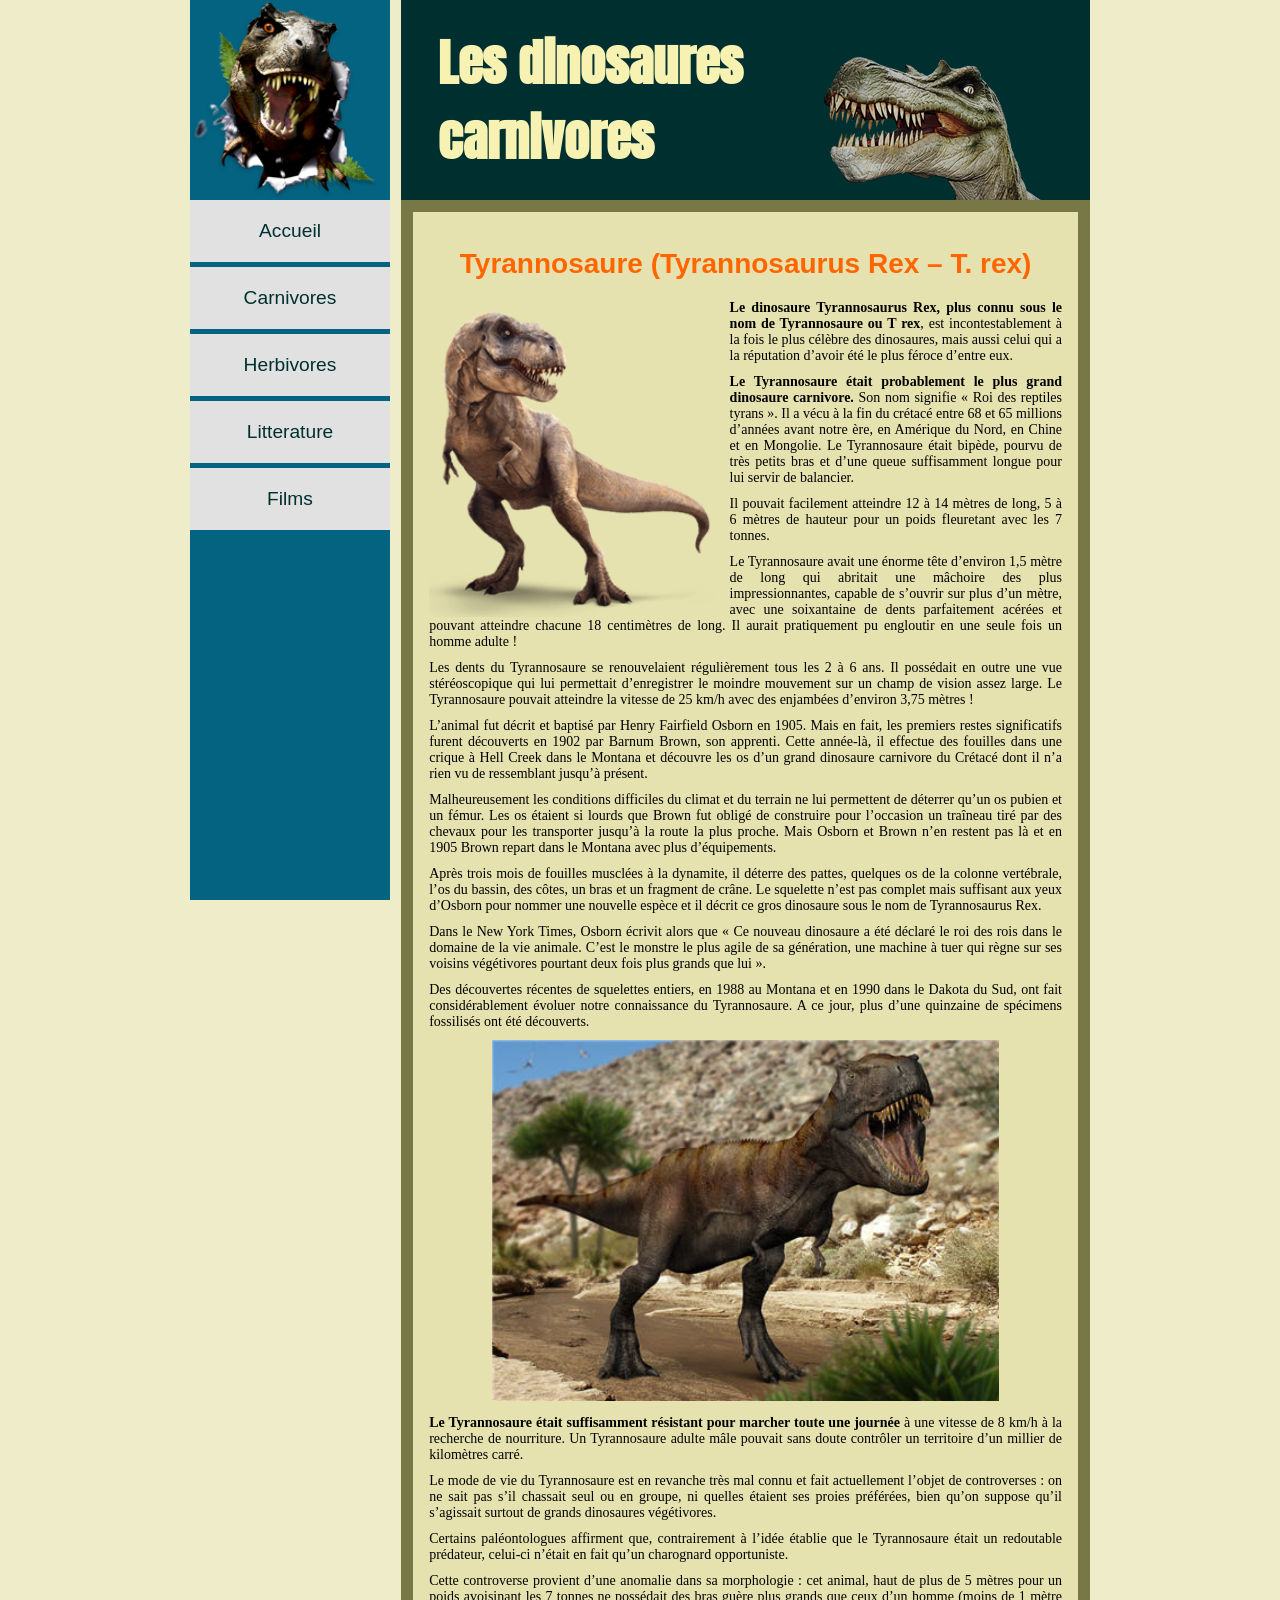
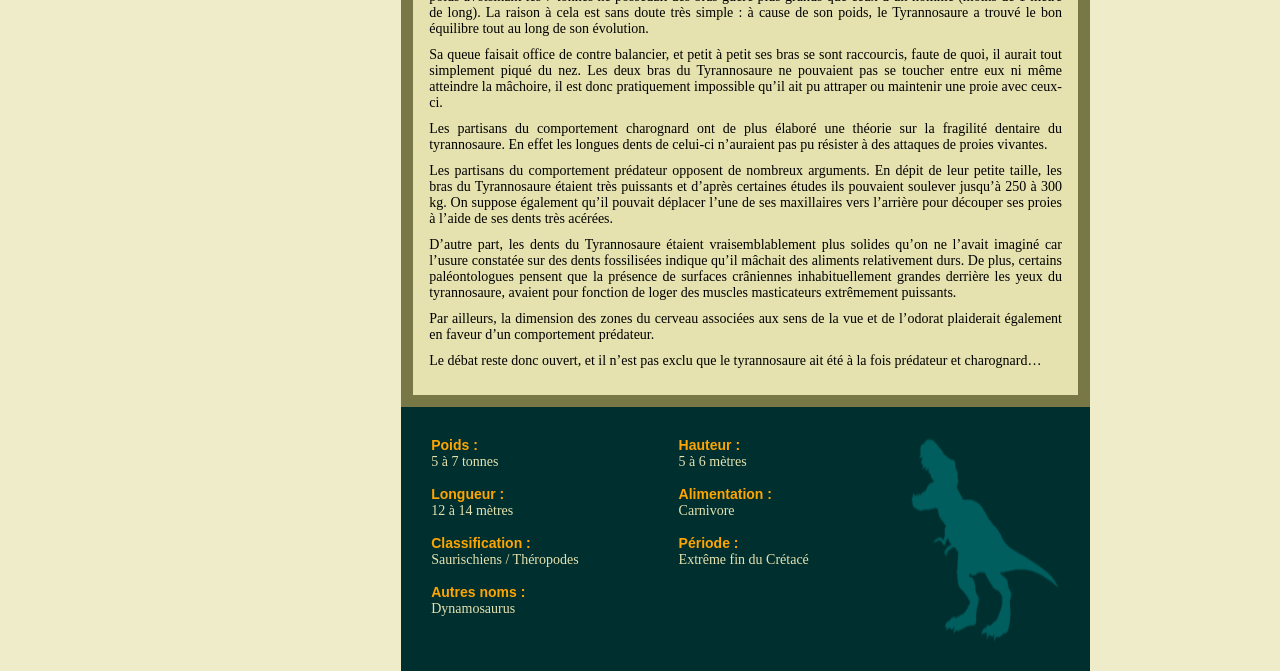
<file: dinosaurus/index.html>
<!DOCTYPE html>
<html lang="en">

<head>
    <meta charset="UTF-8">
    <meta name="viewport" content="width=device-width, initial-scale=1.0">
    <title>Dinosarus</title>
    <link rel="stylesheet" href="style.css">
</head>

<body>
    <div class="container">
        <aside>
            <img src="img/dino-nav.png" alt="">
            <nav>
                <a href="#">Accueil</a>
                <a href="#">Carnivores</a>
                <a href="#">Herbivores</a>
                <a href="#">Litterature</a>
                <a href="#">Films</a>
            </nav>
        </aside>

        <div class="main">

            <div class="article-title">
                <h2>Les dinosaures <br>carnivores</h2>
                <img src="img/dino-header.png" alt="">
            </div>
            <article>
                <h1>Tyrannosaure (Tyrannosaurus Rex – T. rex)</h1>
                <img src="img/dino-article.png" alt="Tyrannosaure en image" class="float">
                <p>
                    <strong>Le dinosaure Tyrannosaurus Rex, plus connu sous le nom de Tyrannosaure ou T rex</strong>,
                    est
                    incontestablement à la fois le plus célèbre des dinosaures, mais aussi celui qui a la réputation
                    d’avoir
                    été le plus féroce d’entre eux.
                </p>

                <p>
                    <strong>Le Tyrannosaure était probablement le plus grand dinosaure carnivore.</strong>
                    Son nom signifie « Roi des reptiles tyrans ». Il a vécu à la fin du crétacé entre 68 et 65 millions
                    d’années avant notre ère, en Amérique du Nord, en Chine et en Mongolie. Le Tyrannosaure était
                    bipède,
                    pourvu de très petits bras et d’une queue suffisamment longue pour lui servir de balancier.
                </p>

                <p>Il pouvait facilement atteindre 12 à 14 mètres de long, 5 à 6 mètres de hauteur pour un poids
                    fleuretant
                    avec les 7 tonnes.</p>

                <p>Le Tyrannosaure avait une énorme tête d’environ 1,5 mètre de long qui abritait une mâchoire des plus
                    impressionnantes, capable de s’ouvrir sur plus d’un mètre, avec une soixantaine de dents
                    parfaitement
                    acérées et pouvant atteindre chacune 18 centimètres de long. Il aurait pratiquement pu engloutir en
                    une
                    seule fois un homme adulte !</p>

                <p>Les dents du Tyrannosaure se renouvelaient régulièrement tous les 2 à 6 ans. Il possédait en outre
                    une
                    vue stéréoscopique qui lui permettait d’enregistrer le moindre mouvement sur un champ de vision
                    assez
                    large. Le Tyrannosaure pouvait atteindre la vitesse de 25 km/h avec des enjambées d’environ 3,75
                    mètres
                    !
                </p>

                <p>L’animal fut décrit et baptisé par Henry Fairfield Osborn en 1905. Mais en fait, les premiers restes
                    significatifs furent découverts en 1902 par Barnum Brown, son apprenti. Cette année-là, il effectue
                    des
                    fouilles dans une crique à Hell Creek dans le Montana et découvre les os d’un grand dinosaure
                    carnivore
                    du Crétacé dont il n’a rien vu de ressemblant jusqu’à présent.</p>

                <p>Malheureusement les conditions difficiles du climat et du terrain ne lui permettent de déterrer qu’un
                    os
                    pubien et un fémur. Les os étaient si lourds que Brown fut obligé de construire pour l’occasion un
                    traîneau tiré par des chevaux pour les transporter jusqu’à la route la plus proche. Mais Osborn et
                    Brown
                    n’en restent pas là et en 1905 Brown repart dans le Montana avec plus d’équipements.
                </p>

                <p>
                    Après trois mois de fouilles musclées à la dynamite, il déterre des pattes, quelques os de la
                    colonne
                    vertébrale, l’os du bassin, des côtes, un bras et un fragment de crâne. Le squelette n’est pas
                    complet
                    mais suffisant aux yeux d’Osborn pour nommer une nouvelle espèce et il décrit ce gros dinosaure sous
                    le
                    nom de Tyrannosaurus Rex.
                </p>

                <p>Dans le New York Times, Osborn écrivit alors que « Ce nouveau dinosaure a été déclaré le roi des rois
                    dans le domaine de la vie animale. C’est le monstre le plus agile de sa génération, une machine à
                    tuer
                    qui règne sur ses voisins végétivores pourtant deux fois plus grands que lui ».</p>

                <p>Des découvertes récentes de squelettes entiers, en 1988 au Montana et en 1990 dans le Dakota du Sud,
                    ont
                    fait considérablement évoluer notre connaissance du Tyrannosaure. A ce jour, plus d’une quinzaine de
                    spécimens fossilisés ont été découverts.</p>

                <p class="img-illust">
                    <img src="img/tyrannosaure.jpg" alt="image dinosaure">
                </p>

                <p><strong>Le Tyrannosaure était suffisamment résistant pour marcher toute une journée</strong> à une
                    vitesse de 8 km/h à la recherche de nourriture. Un Tyrannosaure adulte mâle pouvait sans doute
                    contrôler
                    un territoire d’un millier de kilomètres carré.</p>

                <p>Le mode de vie du Tyrannosaure est en revanche très mal connu et fait actuellement l’objet de
                    controverses : on ne sait pas s’il chassait seul ou en groupe, ni quelles étaient ses proies
                    préférées,
                    bien qu’on suppose qu’il s’agissait surtout de grands dinosaures végétivores.</p>

                <p>Certains paléontologues affirment que, contrairement à l’idée établie que le Tyrannosaure était un
                    redoutable prédateur, celui-ci n’était en fait qu’un charognard opportuniste.</p>

                <p>Cette controverse provient d’une anomalie dans sa morphologie : cet animal, haut de plus de 5 mètres
                    pour
                    un poids avoisinant les 7 tonnes ne possédait des bras guère plus grands que ceux d’un homme (moins
                    de 1
                    mètre de long). La raison à cela est sans doute très simple : à cause de son poids, le Tyrannosaure
                    a
                    trouvé le bon équilibre tout au long de son évolution.</p>

                <p>Sa queue faisait office de contre balancier, et petit à petit ses bras se sont raccourcis, faute de
                    quoi,
                    il aurait tout simplement piqué du nez. Les deux bras du Tyrannosaure ne pouvaient pas se toucher
                    entre
                    eux ni même atteindre la mâchoire, il est donc pratiquement impossible qu’il ait pu attraper ou
                    maintenir une proie avec ceux-ci.</p>

                <p>Les partisans du comportement charognard ont de plus élaboré une théorie sur la fragilité dentaire du
                    tyrannosaure. En effet les longues dents de celui-ci n’auraient pas pu résister à des attaques de
                    proies
                    vivantes.</p>

                <p>Les partisans du comportement prédateur opposent de nombreux arguments. En dépit de leur petite
                    taille,
                    les bras du Tyrannosaure étaient très puissants et d’après certaines études ils pouvaient soulever
                    jusqu’à 250 à 300 kg. On suppose également qu’il pouvait déplacer l’une de ses maxillaires vers
                    l’arrière pour découper ses proies à l’aide de ses dents très acérées.</p>

                <p>D’autre part, les dents du Tyrannosaure étaient vraisemblablement plus solides qu’on ne l’avait
                    imaginé
                    car l’usure constatée sur des dents fossilisées indique qu’il mâchait des aliments relativement
                    durs. De
                    plus, certains paléontologues pensent que la présence de surfaces crâniennes inhabituellement
                    grandes
                    derrière les yeux du tyrannosaure, avaient pour fonction de loger des muscles masticateurs
                    extrêmement
                    puissants.</p>

                <p>Par ailleurs, la dimension des zones du cerveau associées aux sens de la vue et de l’odorat
                    plaiderait
                    également en faveur d’un comportement prédateur.</p>

                <p>Le débat reste donc ouvert, et il n’est pas exclu que le tyrannosaure ait été à la fois prédateur et
                    charognard…

                </p>
            </article>
            <footer>
                <div class="footer-grid">
                    <div>
                        <strong>Poids :</strong><br>
                        5 à 7 tonnes
                    </div>
    
                    <div>
                        <strong>Hauteur :</strong><br>
                        5 à 6 mètres
                    </div>
                    </li>
    
                    <div>
                        <strong>Longueur :</strong><br>
                        12 à 14 mètres
                    </div>
    
                    <div>
                        <strong>Alimentation :</strong><br>
                        Carnivore
                    </div>
    
                    <div>
                        <strong>Classification :</strong><br>
                        Saurischiens / Théropodes
                    </div>
    
                    <div>
                        <strong>Période :</strong><br>
                        Extrême fin du Crétacé
                    </div>
    
                    <div>
                        <strong>Autres noms :</strong><br>
                        Dynamosaurus
                    </div>
    
                </div>
                <!-- <div> -->
                <img src="img/dino-footer.png">
                <!-- </div> -->
            </footer>
        </div>
        
    </div>
</body>

</html>
</file>
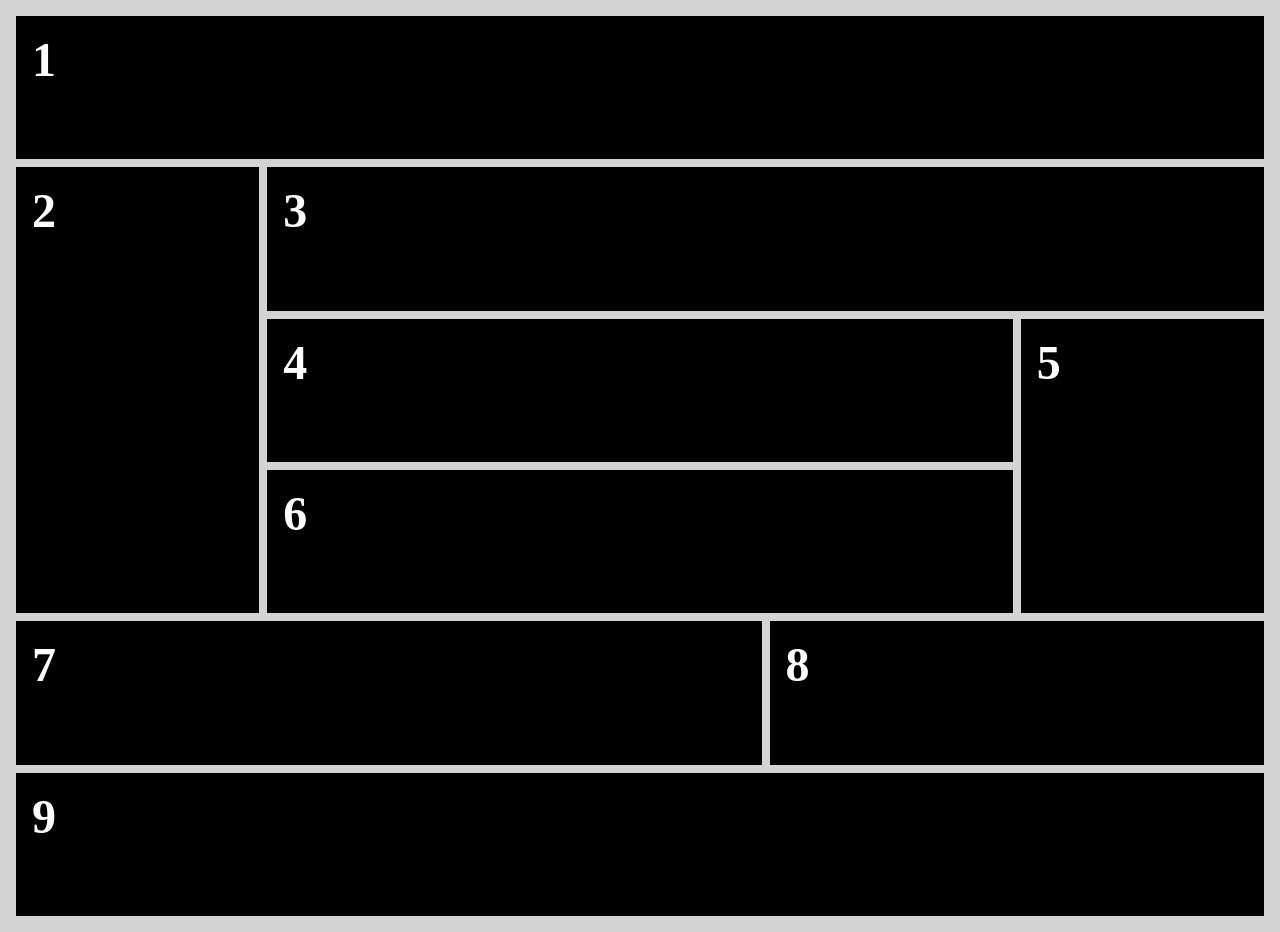
<file: grid-layout-training/exo1/index.html>
<!DOCTYPE html>
<html lang="en">
<head>
    <meta charset="UTF-8">
    <meta name="viewport" content="width=device-width, initial-scale=1.0">
    <link rel="stylesheet" href="style.css">
    <title>EXO 1</title>
</head>
<body>
    <div class="global">
        <div class="container">
        <div class="div div1">1</div>
        <div class="div div2">2</div>
        <div class="div div3">3</div>
        <div class="div div4">4</div>
        <div class="div div5">5</div>
        <div class="div div6">6</div>
        <div class="div div7">7</div>
        <div class="div div8">8</div>
        <div class="div div9">9</div>
    </div>
    </div>
</body>
</html>
</file>
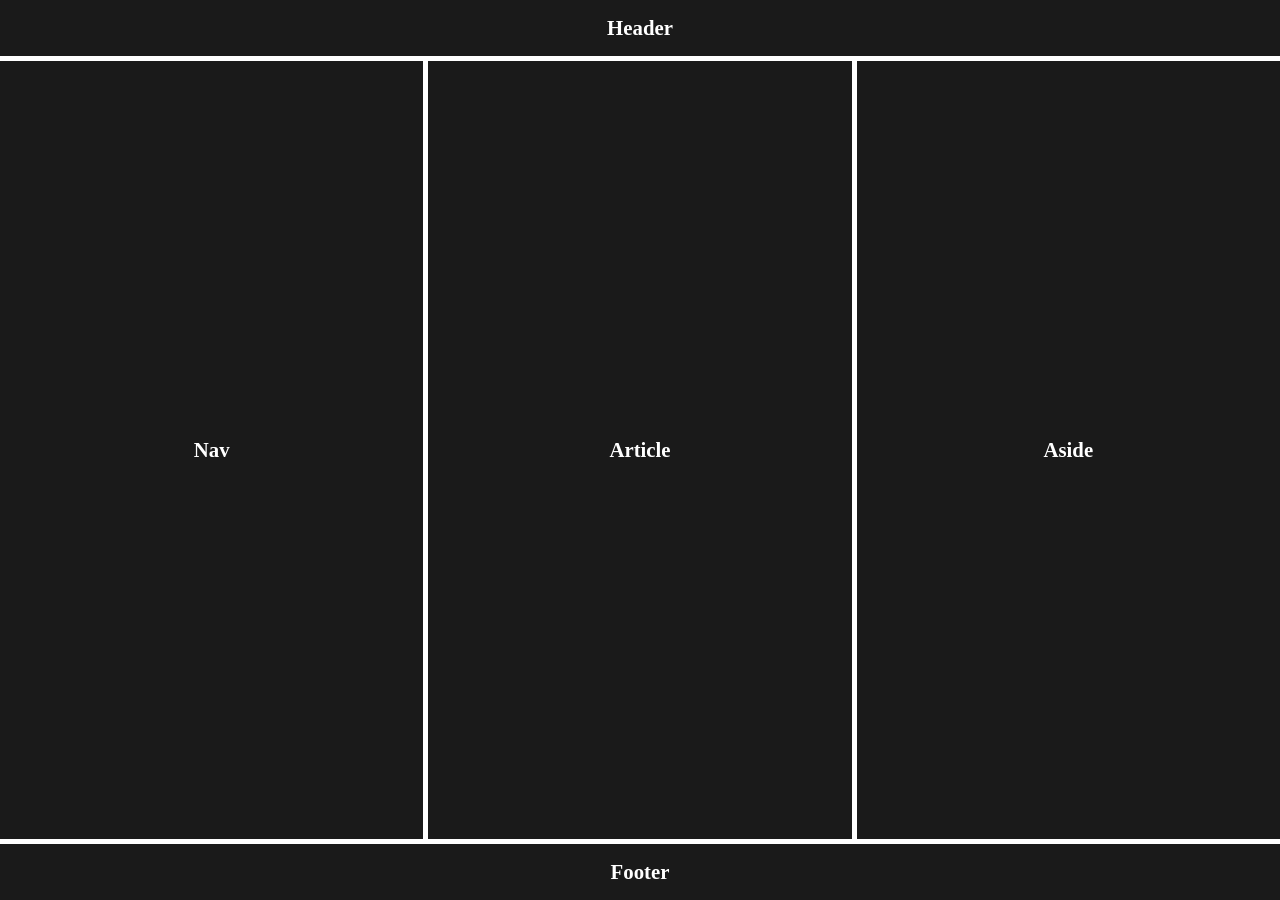
<file: grid-layout-training/exo2/index.html>
<!DOCTYPE html>
<html lang="en">
<head>
    <meta charset="UTF-8">
    <meta name="viewport" content="width=device-width, initial-scale=1.0">
    <link rel="stylesheet" href="style.css">
    <title>EXO 2</title>
</head>
<body>
    <div class="container">
        <header>Header</header>
        <article>Article</article>
        <nav>Nav</nav>
        <aside>Aside</aside>
        <footer>Footer</footer>
    </div>
</body>
</html>
</file>
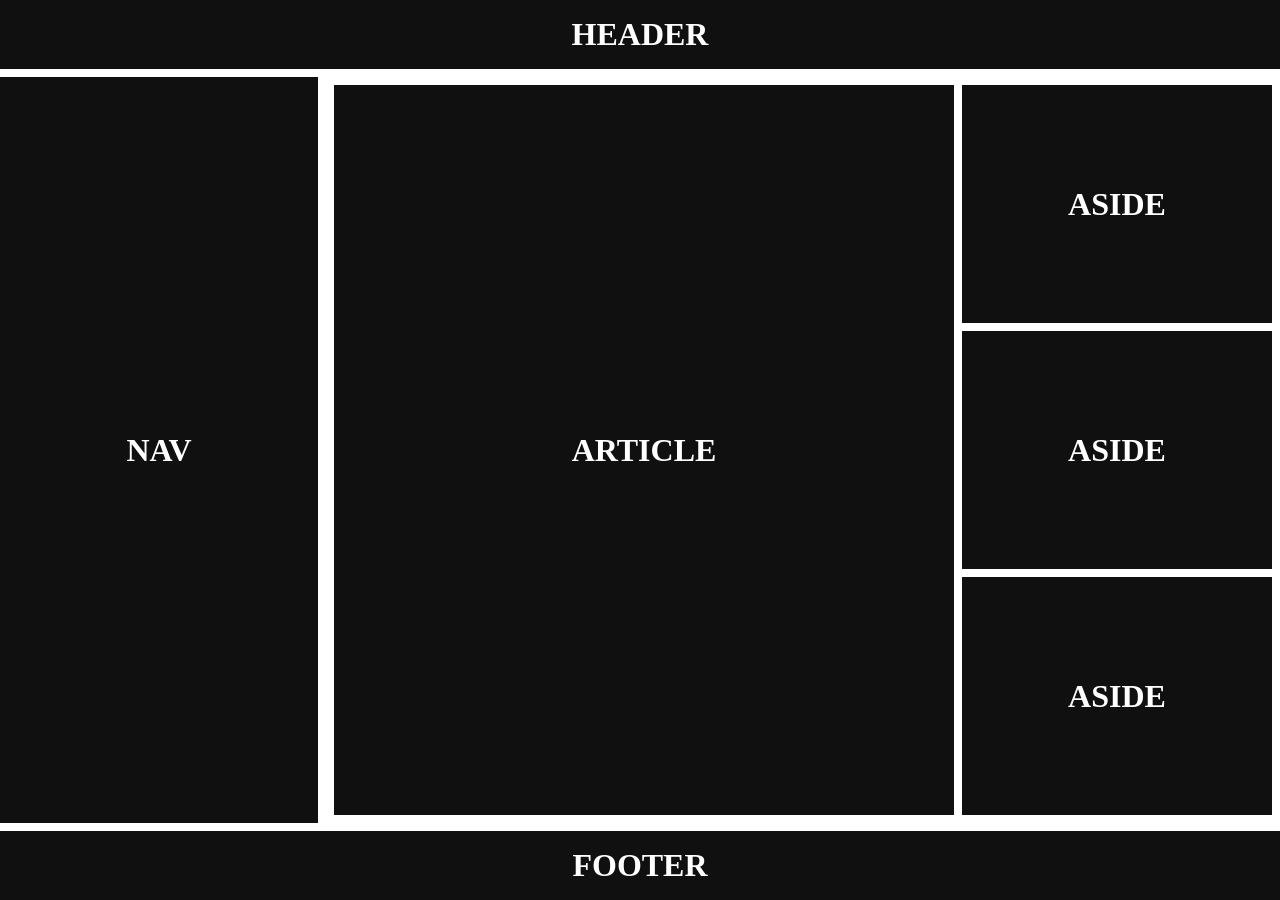
<file: grid-layout-training/exo3/index.html>
<!DOCTYPE html>
<html lang="en">
<head>
    <meta charset="UTF-8">
    <meta name="viewport" content="width=device-width, initial-scale=1.0">
    <link rel="stylesheet" href="style.css">
    <title>EXO 3</title>
</head>
<body>
    <div class="container">
        <header>HEADER</header>
        <nav>NAV</nav>
        <section>
            <article>ARTICLE</article>
            <aside class="aside aside1">ASIDE</aside>
            <aside class="aside aside2">ASIDE</aside>
            <aside class="aside aside3">ASIDE</aside>
        </section>
        <footer>FOOTER</footer>
    </div>
</body>
</html>
</file>
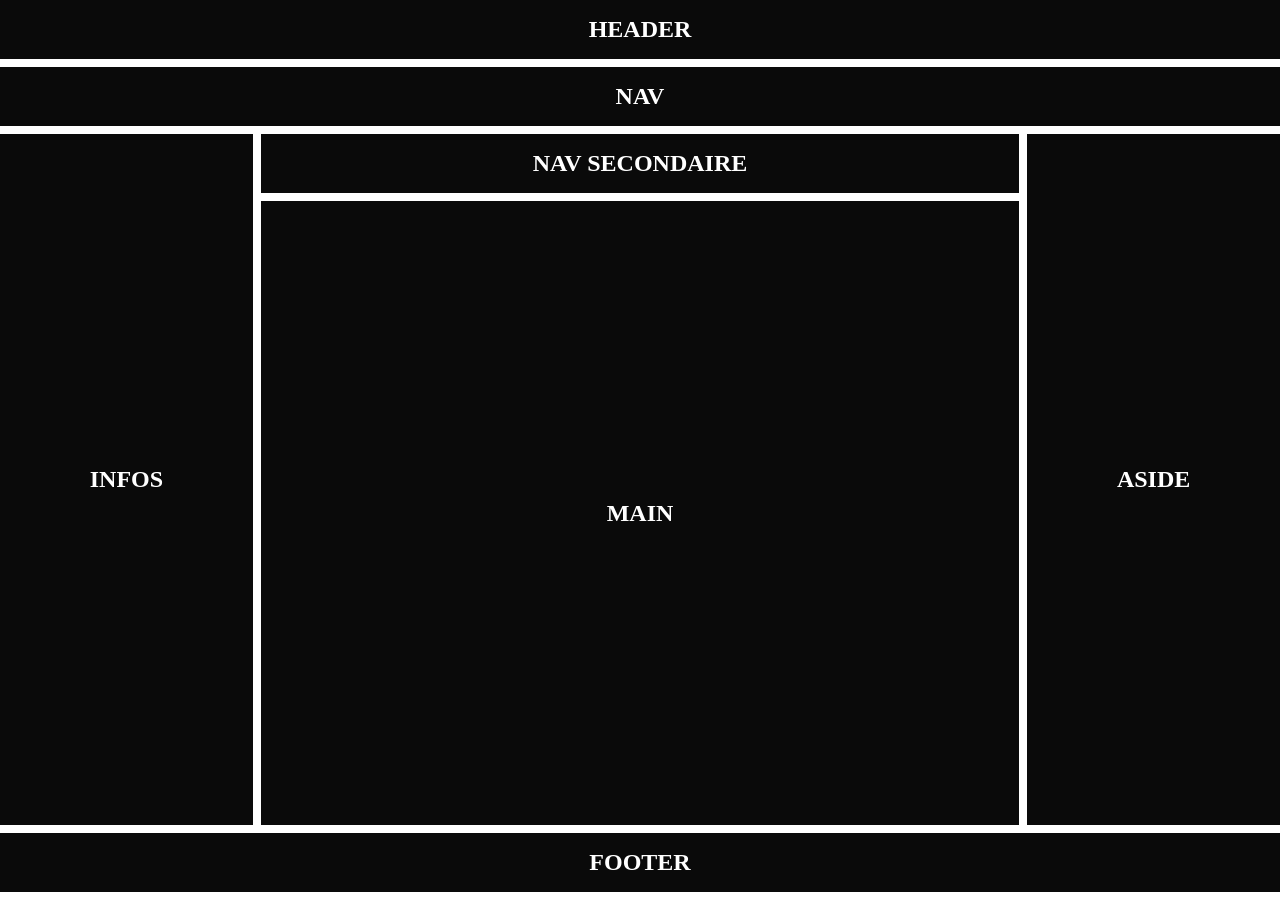
<file: grid-layout-training/exo4/index.html>
<!DOCTYPE html>
<html lang="en">
<head>
    <meta charset="UTF-8">
    <meta name="viewport" content="width=device-width, initial-scale=1.0">
    <link rel="stylesheet" href="style.css">
    <title>EXO 4</title>
</head>
<body>
    <div class="container">
        <header>HEADER</header>
        <nav>NAV</nav>
        <div class="second-nav">NAV SECONDAIRE</div>
        <main>MAIN</main>
        <aside>ASIDE</aside>
        <div class="infos">INFOS</div>
        <footer>FOOTER</footer>
    </div>
</body>
</html>
</file>
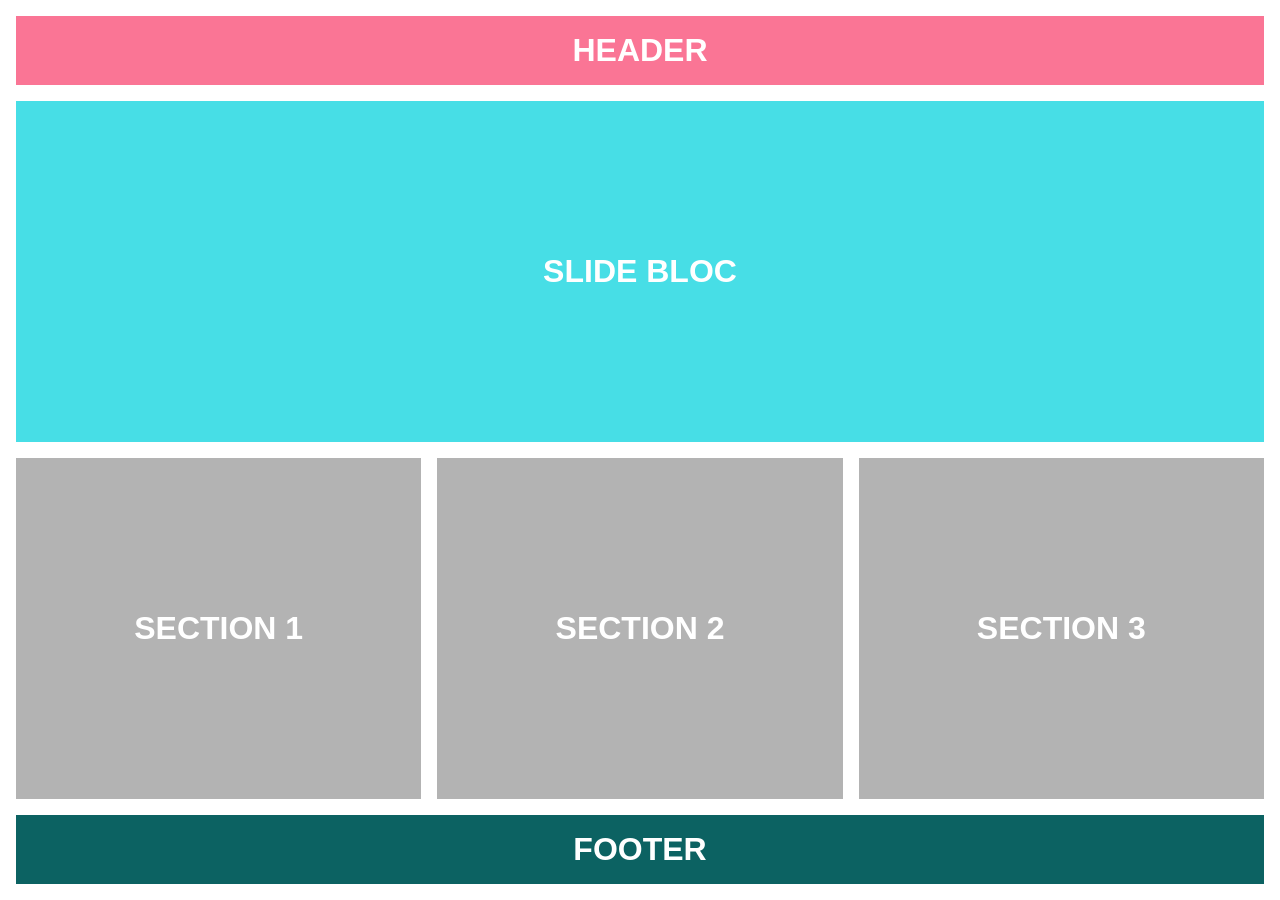
<file: grid-layout-training/exo5/index.html>
<!DOCTYPE html>
<html lang="en">
<head>
    <meta charset="UTF-8">
    <meta name="viewport" content="width=device-width, initial-scale=1.0">
    <link rel="stylesheet" href="style.css">
    <title>EXO 5</title>
</head>
<body>
    <div class="container">
        <header>HEADER</header>
        <div class="slide-bloc">SLIDE BLOC</div>
        <section class="section section1">SECTION 1</section>
        <section class="section section2">SECTION 2</section>
        <section class="section section3">SECTION 3</section>
        <footer>FOOTER</footer>
    </div>
</body>
</html>
</file>
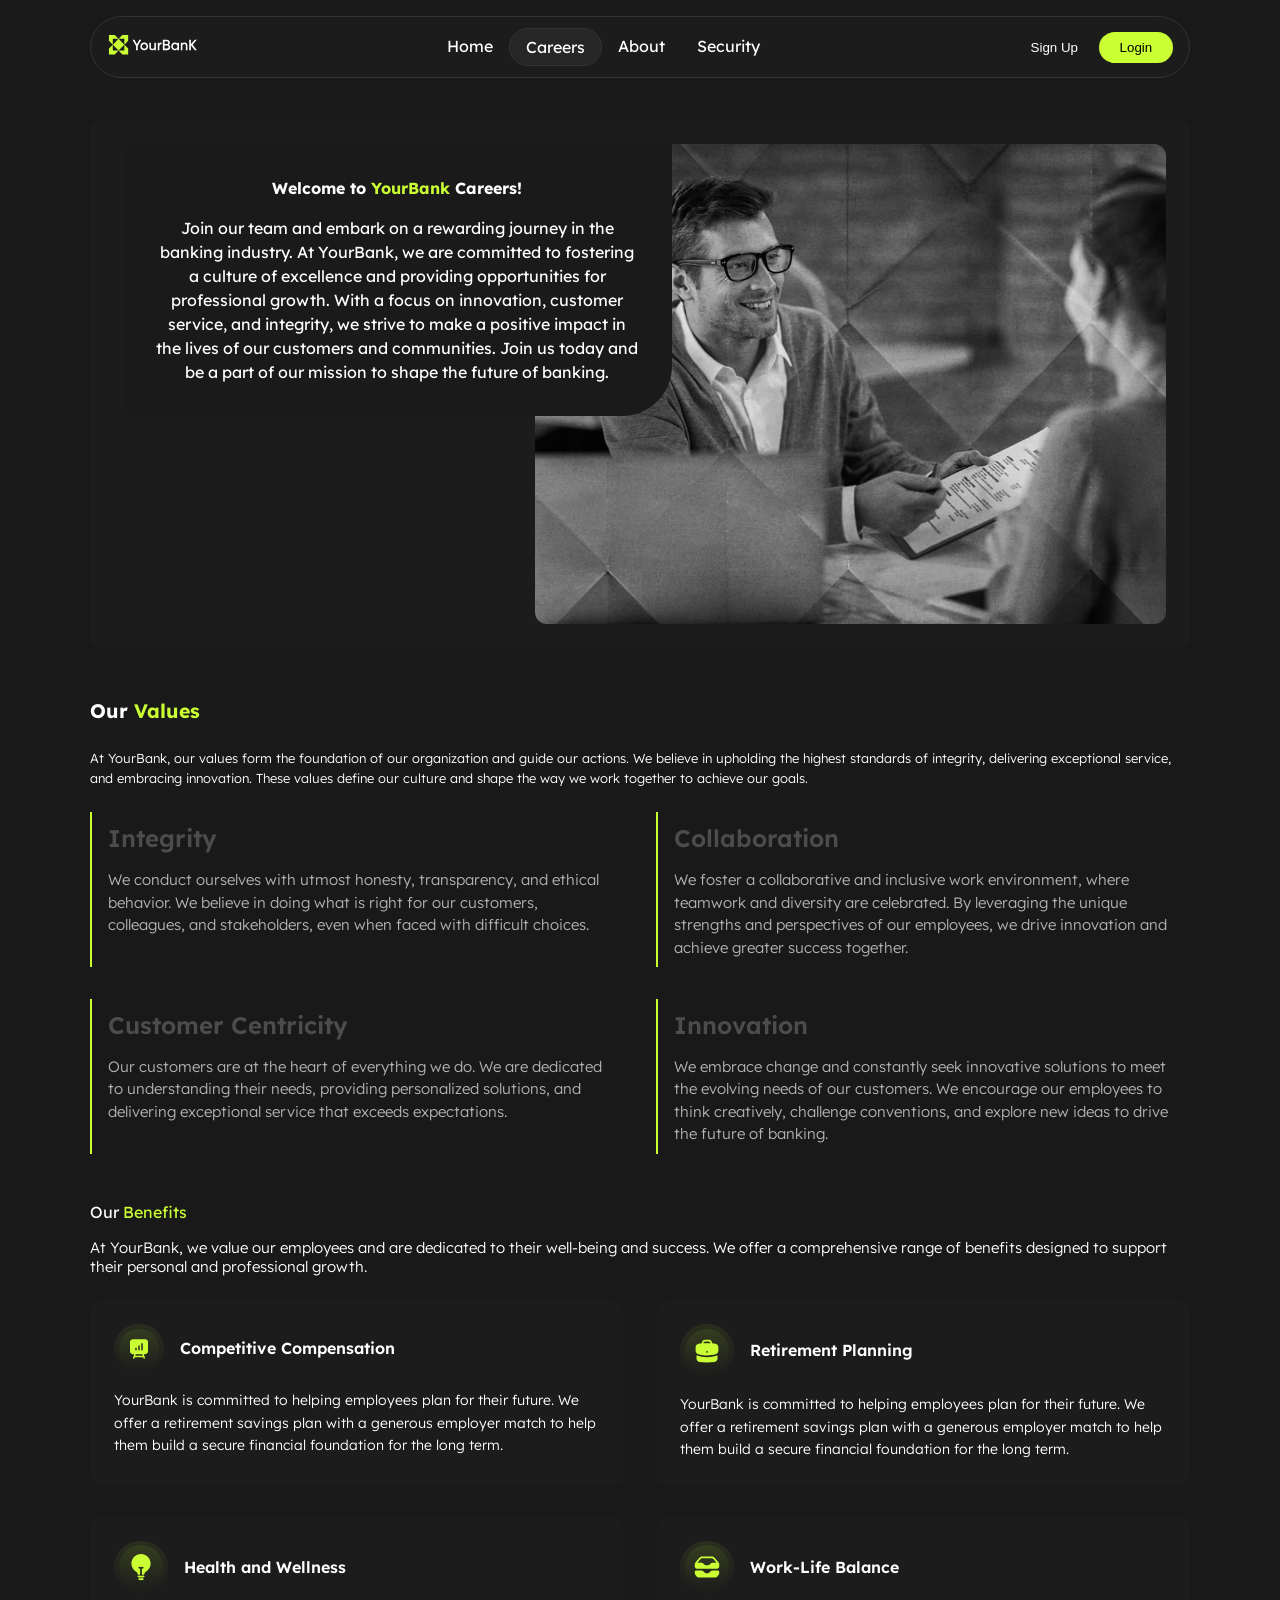
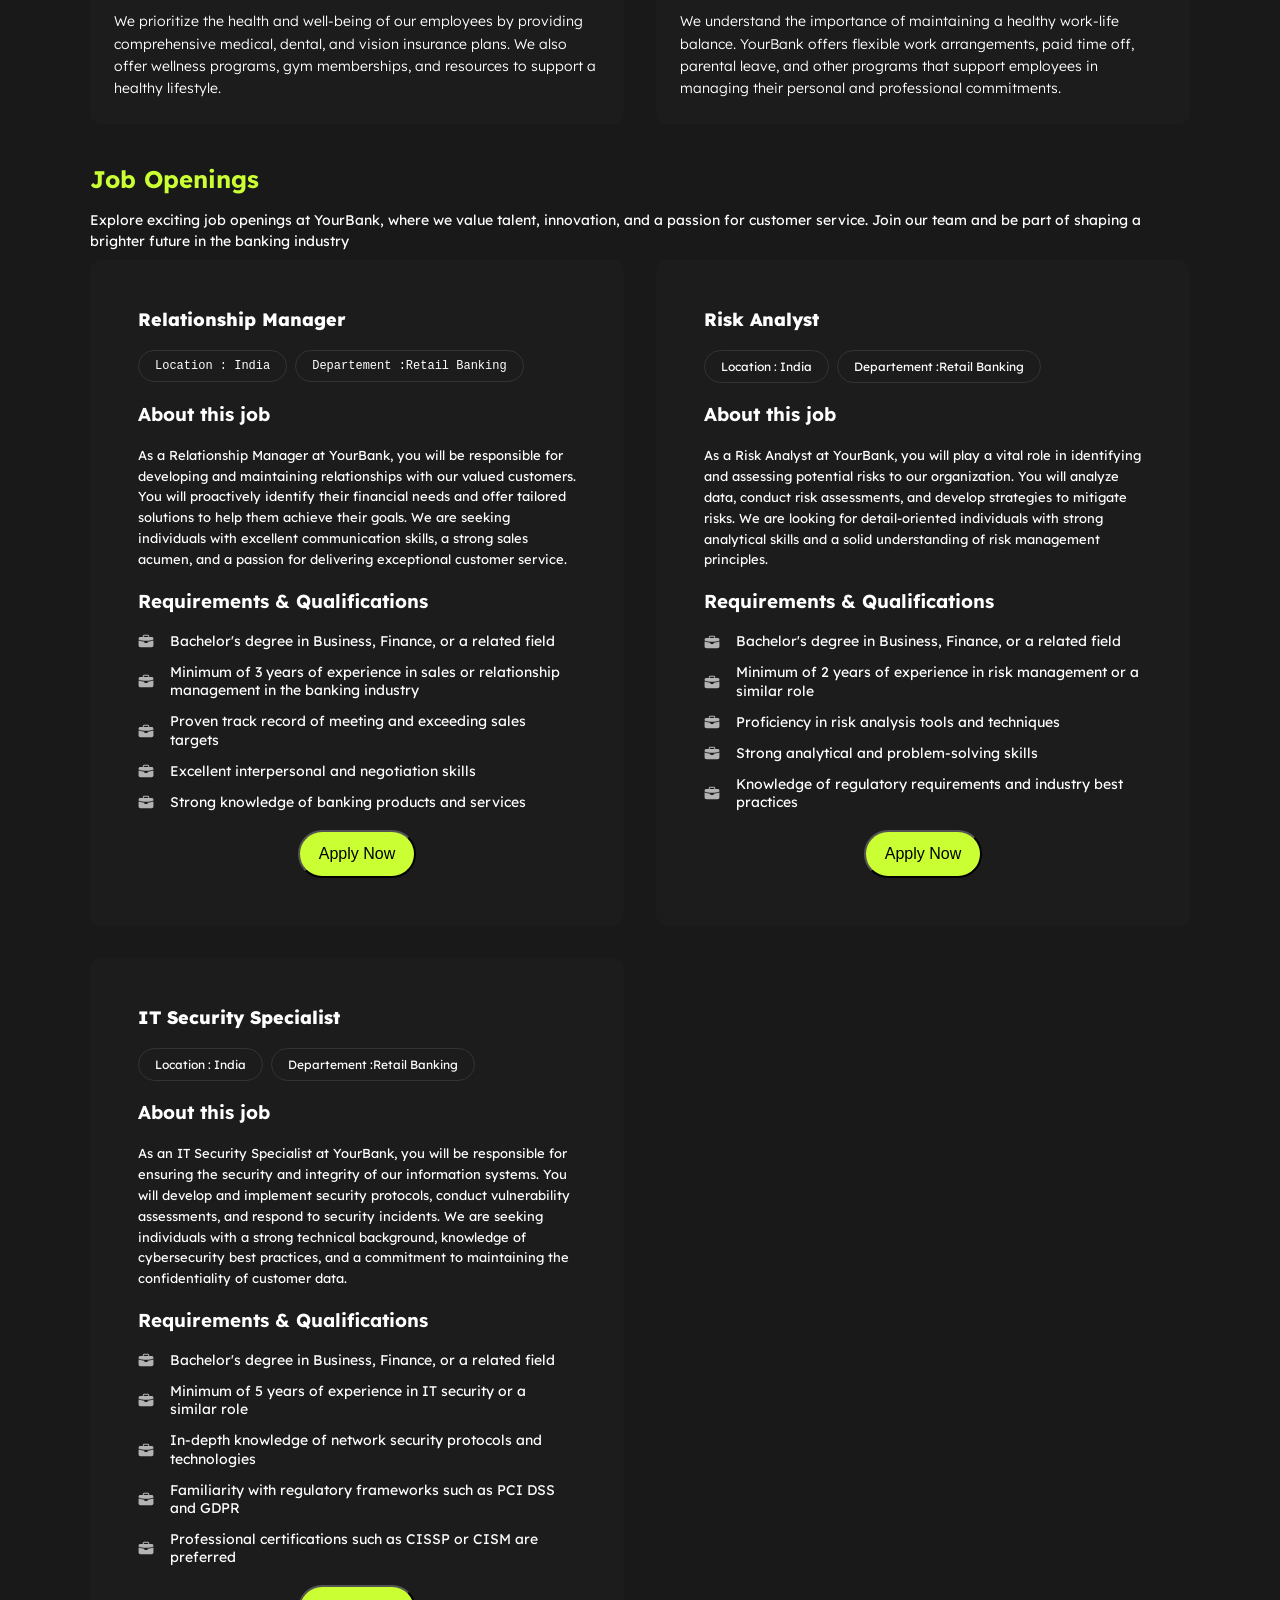
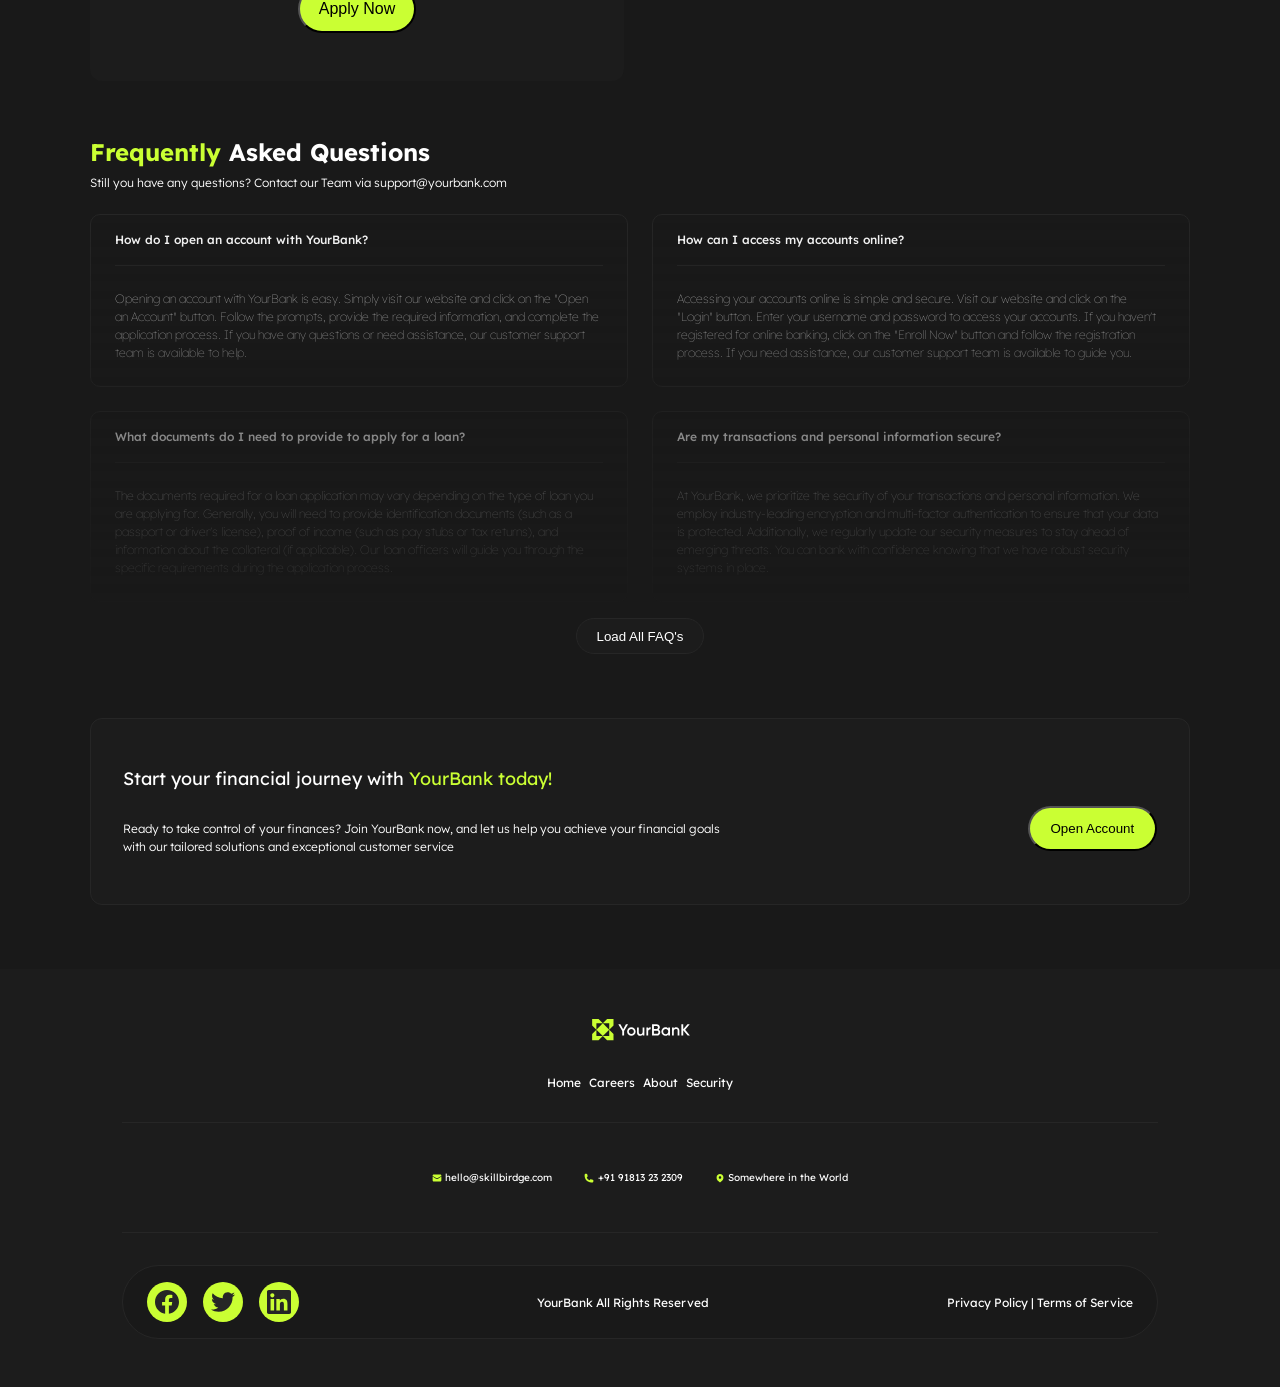
<file: banking-app/carrer.html>
<!DOCTYPE html>
<html lang="en">

<head>
    <meta charset="UTF-8">
    <meta name="viewport" content="width=device-width, initial-scale=1.0">
    <title>Carrier</title>
    <link rel="preconnect" href="https://fonts.bunny.net">
    <link href="https://fonts.bunny.net/css?family=lexend:400,500,600,700,300" rel="stylesheet" />
    <link rel="stylesheet" href="css/carreer.css">
    <script src="nav.js" defer></script>
</head>

<body>
    <div id="main-container">

        <!-- HEADER - NAV -->
        <header>
            <div class="navbar-container">
                <span class="logo"><img src="assets/Logo.svg"></span>

                <span class="menu-icon"><img src="assets/menu-icon.svg"></span>

                <nav class="desktop-nav">
                    <a href="index.html">Home</a>
                    <a href="carrer.html" class="active-link">Careers</a>
                    <a href="#">About</a>
                    <a href="#">Security</a>
                </nav>

                <div class="right-btns">
                    <button class="unfill-btn">Sign Up</button>
                    <button class="filled-btn">Login</button>
                </div>
            </div>

            <div class="mobile-nav">
                <span class="mobile-navbar-close"><svg xmlns="http://www.w3.org/2000/svg" fill="none"
                        viewBox="0 0 24 24" stroke-width="1.5" stroke="currentColor" class="size-6">
                        <path stroke-linecap="round" stroke-linejoin="round"
                            d="m9.75 9.75 4.5 4.5m0-4.5-4.5 4.5M21 12a9 9 0 1 1-18 0 9 9 0 0 1 18 0Z" />
                    </svg>
                </span>
                <div class="mobile-links">
                    <a href="index.html">Home</a>
                    <a href="carrer.html" class="active-link">Careers</a>
                    <a href="#">About</a>
                    <a href="#">Security</a>
                    <div class="flex">
                        <button class="unfill-btn">Sign Up</button>
                        <button class="filled-btn">Login</button>
                    </div>
                </div>
            </div>
        </header>

        <!-- BANNER SECTION -->
        <section class="banner">
            <div class="txt-zone">
                <h1>Welcome to <span class="colored-text">YourBank</span> Careers!</h1>
                <p>Join our team and embark on a rewarding journey in the banking industry. At YourBank, we are
                    committed to fostering a culture of excellence and providing opportunities for professional growth.
                    With a focus on innovation, customer service, and integrity, we strive to make a positive impact in
                    the lives of our customers and communities. Join us today and be a part of our mission to shape the
                    future of banking.</p>
            </div>
            <div class="illustration">

            </div>
        </section>

        <!-- OUR VALUES SECTION -->
        <section class="our-values">
            <div class="head">
                <h2>Our <span class="colored-text">Values</span></h2>
                <p>At YourBank, our values form the foundation of our organization and guide our actions. We believe in
                    upholding the highest standards of integrity, delivering exceptional service, and embracing
                    innovation. These values define our culture and shape the way we work together to achieve our goals.
                </p>
            </div>
            <div class="values-grid">
                <div class="value-item">
                    <p class="title">Integrity</p>
                    <p>We conduct ourselves with utmost honesty, transparency, and ethical behavior. We believe in doing
                        what is right for our customers, colleagues, and stakeholders, even when faced with difficult
                        choices.</p>
                </div>

                <div class="value-item">
                    <p class="title">Collaboration</p>
                    <p>We foster a collaborative and inclusive work environment, where teamwork and diversity are
                        celebrated. By leveraging the unique strengths and perspectives of our employees, we drive
                        innovation and achieve greater success together.</p>
                </div>

                <div class="value-item">
                    <p class="title">Customer Centricity</p>
                    <p>Our customers are at the heart of everything we do. We are dedicated to understanding their
                        needs, providing personalized solutions, and delivering exceptional service that exceeds
                        expectations.</p>
                </div>

                <div class="value-item">
                    <p class="title">Innovation</p>
                    <p>We embrace change and constantly seek innovative solutions to meet the evolving needs of our
                        customers. We encourage our employees to think creatively, challenge conventions, and explore
                        new ideas to drive the future of banking.</p>
                </div>
            </div>
        </section>

        <!-- OUR BENEFICE SECTION -->
        <section class="our-benefices">
            <div class="tophead">
                <p>Our <span class="colored-text">Benefits</span></p>
                <p>At YourBank, we value our employees and are dedicated to their well-being and success. We offer a
                    comprehensive range of benefits designed to support their personal and professional growth.</p>
            </div>

            <div class="benefices-grid">
                <div class="benefice">
                    <div class="head">
                        <span class="benefice-icon"><img src="./assets/busines.svg"></span>
                        <p class="title">Competitive Compensation</p>
                    </div>
                    <p>
                        YourBank is committed to helping employees plan for their future. We offer a retirement savings
                        plan with a generous employer match to help them build a secure financial foundation for the
                        long term.
                    </p>
                </div>

                <div class="benefice">
                    <div class="head">
                        <span class="benefice-icon"><img src="./assets/retirement.svg"></span>
                        <p class="title">Retirement Planning</p>
                    </div>
                    <p>
                        YourBank is committed to helping employees plan for their future. We offer a retirement savings
                        plan with a generous employer match to help them build a secure financial foundation for the
                        long term. </p>
                </div>

                <div class="benefice">
                    <div class="head">
                        <span class="benefice-icon"><img src="./assets/health.svg"></span>
                        <p class="title">Health and Wellness</p>
                    </div>
                    <p>
                        We prioritize the health and well-being of our employees by providing comprehensive medical,
                        dental, and vision insurance plans. We also offer wellness programs, gym memberships, and
                        resources to support a healthy lifestyle.
                    </p>
                </div>

                <div class="benefice">
                    <div class="head">
                        <span class="benefice-icon"><img src="./assets/balance.svg"></span>
                        <p class="title">Work-Life Balance</p>
                    </div>
                    <p>
                        We understand the importance of maintaining a healthy work-life balance. YourBank offers
                        flexible work arrangements, paid time off, parental leave, and other programs that support
                        employees in managing their personal and professional commitments.
                    </p>
                </div>
            </div>
        </section>

        <!-- JOBS SECTION -->
        <section class="jobs-opening">
            <div class="head">
                <h2 class="colored-text">Job Openings</h2>
                <p>Explore exciting job openings at YourBank, where we value talent, innovation, and a passion for
                    customer service. Join our team and be part of shaping a brighter future in the banking industry</p>
            </div>

            <div class="jobs-grid">
                <div class="jobs-item">
                    <p class="job-title">Relationship Manager</p>
                    <div class="job-meta">
                        <pre><p>Location : India</p></pre>
                        <pre><p>Departement :Retail Banking</p></pre>
                    </div>
                    <h3>About this job</h3>
                    <p class="job-description">As a Relationship Manager at YourBank, you will be responsible for
                        developing and maintaining relationships with our valued customers. You will proactively
                        identify their financial needs and offer tailored solutions to help them achieve their goals. We
                        are seeking individuals with excellent communication skills, a strong sales acumen, and a
                        passion for delivering exceptional customer service.</p>
                    <h3>Requirements & Qualifications</h3>
                    <ul>
                        <li><img src="./assets/joblist.svg" /> Bachelor's degree in Business, Finance, or a related
                            field</li>
                        <li><img src="./assets/joblist.svg" /> Minimum of 3 years of experience in sales or relationship
                            management in the banking industry</li>
                        <li><img src="./assets/joblist.svg" /> Proven track record of meeting and exceeding sales
                            targets</li>
                        <li><img src="./assets/joblist.svg" /> Excellent interpersonal and negotiation skills</li>
                        <li><img src="./assets/joblist.svg" /> Strong knowledge of banking products and services</li>
                    </ul>
                    <button>Apply Now</button>
                </div>

                <div class="jobs-item">
                    <p class="job-title">Risk Analyst</p>
                    <div class="job-meta">
                        <p>Location : India</p>
                        <p>Departement :Retail Banking</p>
                    </div>
                    <h3>About this job</h3>
                    <p class="job-description">As a Risk Analyst at YourBank, you will play a vital role in identifying
                        and assessing potential risks to our organization. You will analyze data, conduct risk
                        assessments, and develop strategies to mitigate risks. We are looking for detail-oriented
                        individuals with strong analytical skills and a solid understanding of risk management
                        principles.</p>
                    <h3>Requirements & Qualifications</h3>
                    <ul>
                        <li><img src="./assets/joblist.svg" /> Bachelor's degree in Business, Finance, or a related
                            field</li>
                        <li><img src="./assets/joblist.svg" /> Minimum of 2 years of experience in risk management or a
                            similar role</li>
                        <li><img src="./assets/joblist.svg" /> Proficiency in risk analysis tools and techniques</li>
                        <li><img src="./assets/joblist.svg" /> Strong analytical and problem-solving skills</li>
                        <li><img src="./assets/joblist.svg" /> Knowledge of regulatory requirements and industry best
                            practices</li>
                    </ul>
                    <button>Apply Now</button>
                </div>

                <div class="jobs-item">
                    <p class="job-title">IT Security Specialist</p>
                    <div class="job-meta">
                        <p>Location : India</p>
                        <p>Departement :Retail Banking</p>
                    </div>
                    <h3>About this job</h3>
                    <p class="job-description">As an IT Security Specialist at YourBank, you will be responsible for
                        ensuring the security and integrity of our information systems. You will develop and implement
                        security protocols, conduct vulnerability assessments, and respond to security incidents. We are
                        seeking individuals with a strong technical background, knowledge of cybersecurity best
                        practices, and a commitment to maintaining the confidentiality of customer data.</p>
                    <h3>Requirements & Qualifications</h3>
                    <ul>
                        <li><img src="./assets/joblist.svg" /> Bachelor's degree in Business, Finance, or a related
                            field</li>
                        <li><img src="./assets/joblist.svg" /> Minimum of 5 years of experience in IT security or a
                            similar role</li>
                        <li><img src="./assets/joblist.svg" /> In-depth knowledge of network security protocols and
                            technologies</li>
                        <li><img src="./assets/joblist.svg" /> Familiarity with regulatory frameworks such as PCI DSS
                            and GDPR</li>
                        <li><img src="./assets/joblist.svg" /> Professional certifications such as CISSP or CISM are
                            preferred</li>
                    </ul>
                    <button>Apply Now</button>
                </div>
            </div>
        </section>

        <!-- FAQ SECTION -->

        <section class="faq-section">
            <div class="faq-section-head">
                <h2><span class="colored-text">Frequently</span> Asked Questions</h2>
                <p class="subtitle">Still you have any questions? Contact our Team via support@yourbank.com</p>
            </div>

            <div class="faq-questions-container">
                <div class="question">
                    <p class="question-title">How do I open an account with YourBank?</p>
                    <p class="question-answer">Opening an account with YourBank is easy. Simply visit our website and
                        click on the "Open an Account" button. Follow the prompts, provide the required information, and
                        complete the application process. If you have any questions or need assistance, our customer
                        support team is available to help.</p>
                </div>

                <div class="question">
                    <p class="question-title">How can I access my accounts online?</p>
                    <p class="question-answer">Accessing your accounts online is simple and secure. Visit our website
                        and click on the "Login" button. Enter your username and password to access your accounts. If
                        you haven't registered for online banking, click on the "Enroll Now" button and follow the
                        registration process. If you need assistance, our customer support team is available to guide
                        you.</p>
                </div>

                <div class="question">
                    <p class="question-title">What documents do I need to provide to apply for a loan?</p>
                    <p class="question-answer">The documents required for a loan application may vary depending on the
                        type of loan you are applying for. Generally, you will need to provide identification documents
                        (such as a passport or driver's license), proof of income (such as pay stubs or tax returns),
                        and information about the collateral (if applicable). Our loan officers will guide you through
                        the specific requirements during the application process.</p>
                </div>

                <div class="question">
                    <p class="question-title">Are my transactions and personal information secure?</p>
                    <p class="question-answer">At YourBank, we prioritize the security of your transactions and personal
                        information. We employ industry-leading encryption and multi-factor authentication to ensure
                        that your data is protected. Additionally, we regularly update our security measures to stay
                        ahead of emerging threats. You can bank with confidence knowing that we have robust security
                        systems in place.</p>
                </div>
            </div>

            <button class="more-faq">Load All FAQ's</button>
        </section>

        <section class="down-cta">
            <h2>Start your financial journey with <span class="colored-text">YourBank today!</span></h2>
            <div class="content">
                <p>Ready to take control of your finances? Join YourBank now, and let us help you achieve your financial goals with our tailored solutions and exceptional customer service</p>
                <button>Open Account</button>
            </div>
        </section>
    </div>

    <footer>
        <div class="body">
            <img src="assets/Logo.svg">
            <nav>
                <a href="#">Home</a>
                <a href="#">Careers</a>
                <a href="#">About</a>
                <a href="#">Security</a>
            </nav>
            <div class="contact">
                <p><img src="assets/mail.svg"><a href="mailto:hello@skillbirdge.com">hello@skillbirdge.com</a></p>
                <p><img src="assets/tel.svg">+91 91813 23 2309</p>
                <p><img src="assets/location.svg">Somewhere in the World</p>
            </div>
            <div class="bottom">
                <div class="socials">
                    <span><img src="assets/fb.svg"></span>
                    <span><img src="assets/x.svg"></span>
                    <span><img src="assets/lk.svg"></span>
                </div>
                <p>YourBank All Rights Reserved</p>
                <p>Privacy Policy | Terms of Service</p>
            </div>
        </div>
    </footer>
</body>

</html>
</file>
<file: dinosaurus/style.css>
@import url('https://fonts.googleapis.com/css?family=Anton');

*, ::after, ::before {
    margin: 0;
    padding: 0;
    box-sizing: border-box;
}

body {
    background-color: #efecca;
    /* font-family: Arial, Helvetica, sans-serif; */
}

.container {
    max-width: 900px;
    display: grid;
    grid-template-columns: 1fr;
    margin: 0 auto;
}

aside img {
    display: none;
}

aside {
    position: fixed;
    top: 0;
    width: 100%;
    height: 40px;
}

aside nav {
    display: flex;
    justify-content: space-evenly;
    flex-wrap: wrap;
    height: 100%;
}

.main {
    margin-top: 20px;
}

nav a {
    display: flex;
    align-items: center;
    justify-content: center;
    text-decoration: none;
    padding: 5px;
    font-size: 12px;
    color: #002f2f;
    background-color: #e1e1e1;
    flex: 1;
}

.article-title {
    height: 200px;
    display: flex;
    justify-content: space-around;
    background-color: #002f2f;
    padding-inline: 1rem ;
   
}

.article-title h2 {
    color: #f7f2b2;
    font-family: 'Anton', sans-serif;
    font-size: 20px;
    font-weight: bold;
    margin: 20px 0;
    align-self: center;
}

.article-title img {
    max-width: 180px;
    align-self: flex-end;
}

article {
    padding: 1rem;
    border: 12px solid #787746;
    /* width: 100%; */
    font-size: 14px;
    background: #e6e2af;
    font-family: serif;
    
}
.float {
    float: left;
    width: calc(50% - 1rem);
}

article h1 {
    color: #f60;
    text-align: center;
    margin: 20px 0;
    font-family: Verdana, Geneva, Tahoma, sans-serif;
    font-size: 28px;
    font-weight: 700;
}

article p {
    font-family: serif;
    font-size: 18px;
    /* line-height: 1.5em; */
    margin-bottom: 1rem;
    text-align: justify;
}

.img-illust {
    text-align: center;
}

.img-illust img {
    width: 80%;
}
footer {
    background: #002f2f;
    font-size: 18px;
    padding: 30px;
}

footer img {
    mix-blend-mode: overlay;
}

.footer-grid {
    display: flex;
    justify-content: space-around;
    /* padding: 20px; */
    column-gap: 1rem;
    row-gap: 1rem;
    flex-wrap: wrap;
    width: 100%;
    margin-bottom: 1.5rem;
}

footer div strong {
    color: orange;
    /* display: block; */
    font-family: Verdana, Geneva, Tahoma, sans-serif;
}

footer div {
    color: #e6e2af;
    flex: 1 0 calc(50% - 2rem);
    overflow-wrap: break-word;
}

.footer-grid div:last-child {
   margin-right: auto;
    
}


@media screen and (min-width:900px)  {
    aside img {
        display: block;
        text-align: center;
        height: 200px;
    }

    aside {
       background-color:  #046380;
       position: fixed;
       top: 0;
       bottom: 0;
       width: 200px;
    }

    nav {
        flex-direction: column;
    }

    aside nav {
        height: max-content;
    }

    nav a {
        padding-block: 20px;
        margin-bottom: 5px ;
        font-size: 1.2rem;
        font-family: Arial, Helvetica, sans-serif;
    }
    footer {
        display: flex;
        /* justify-content: space-between; */
    }

    .footer-grid {
        flex-grow: 1 0 50%;
    }

    .footer-grid div {
       flex-basis: 40%;
    }

    .article-title h2 {
        font-size: 50px;
    }

    .container {
        display: grid;
        grid-template-columns: 200px 1fr;
        grid-template-rows: auto 1fr;
        overflow: hidden;
        grid-template-areas:
        "aside main";
        width: 100%;
        column-gap: .7rem;
    }

    footer {
        grid-column: -2 / -1;
        grid-area: footer;
    }

    aside {
        grid-area: aside;
        height: 100%;
    }

    .main {
        grid-area: main;
    }

    .article-title img {
        max-width: 300px;
    }

    .main {
        width: 100%;
        margin-top: 0;
    }

    article p {
        margin-block: 10px;
        font-size: 14px;
    }

    footer {
        font-size: 14px;
    }

    footer img {
        width: 150px;
    }
}
</file>
<file: grid-layout-training/exo1/style.css>
*,
::after,
::before {
    margin: 0;
    padding: 0;
    box-sizing: border-box;
}

body {
    background-color: lightgray;
}

.global {
    max-width: 1366px;
    margin: 0 auto;
    padding: 1rem;
}

.container {
    display: grid;
    grid-template-columns: 1fr 1fr;
    gap: .5rem;
    height: 100vh;
    justify-content: center;
}


.div1,
.div2,
.div3,
.div9 {
    grid-column: 1 / -1;
}

.div5 {
    display: none;
}

.div {
    background: #000;
    color: white;
    font-weight: bold;
    font-size: 3rem;
    padding: 1rem;
}


@media screen and (min-width:1023px) {
    
    .container {
        grid-template-columns: repeat(5, 1fr);
        grid-template-rows: repeat(6, 1fr);
    }

    .div2 {
        grid-row: 2 / 5;
        grid-column: 1 / 1;
    }

    .div3 {
        grid-column: 2 / -1;
    }

    .div4 {
        grid-column: 2 / 5;
    }

    .div5 {
        display: block;
        grid-column: -2 / -1;
        grid-row: span 2;
    }

    .div6 {
        grid-column: 2 / 5;
    }

    .div7 {
        grid-column: 1 / span 3;
    }

    .div8 {
        grid-column: span 2;
    }
}
</file>
<file: grid-layout-training/exo2/style.css>
*, ::before, ::after {
    margin: 0;
    padding: 0;
    box-sizing: border-box;
}

.container {
    display: grid;
    grid-template-rows: auto 1fr repeat(3, auto);
    gap: .3rem;
    height: 100vh;
}

header, aside, nav, footer, article {
    padding: 1rem;
    background: #1a1a1a;
    display: flex;
    align-items: center;
    justify-content: center;
    font-weight: bold;
    font-size: 1.3rem;
    color: white;
}

@media screen and (min-width:960px) {
    .container {
        grid-template-columns: repeat(3, 1fr);
        grid-template-rows: auto 1fr auto;
        grid-template-areas:
        "header header header"
        "nav article aside"
        "footer footer footer"
        ;
    }
    
    header {
        grid-area: header;
    }
    nav {
        grid-area: nav;
    }
    article {
        grid-area: article;
    }
    footer {
        grid-area: footer;
    }
    aside {
        grid-area: aside;
    }
}
</file>
<file: grid-layout-training/exo3/style.css>
*, ::before, ::after {
    margin: 0;
    padding: 0;
    box-sizing: border-box;
}

header, nav, aside, article, footer {
    color: white;
    background: #101010;
    font-weight: bolder;
    font-size: 2rem;
    padding: 1rem;
    display: flex;
    justify-content: center;
    align-items: center;
}
.container {
    height: 100vh;
    display: grid;
    gap: .5rem;
    grid-template-rows: auto auto 1fr auto;
    grid-template-areas: 
    "header"
    "nav"
    "section"
    "footer"
    ;
}

section {
    display: grid;
    grid-template-rows: 1fr repeat(3, auto);
    grid-template-areas:
    "article"
    "aside1"
    "aside2"
    "aside3"
    ;
    gap: .5rem;
    padding: .5rem;

}

article {
    grid-area: article;
}

nav {
    grid-area: nav;
}

section {
    grid-area: section;
}

.aside1 {
    grid-area: aside1;
}

.aside2 {
    grid-area: aside2;
}

.aside3 {
    grid-area: aside3;
}

header {
    grid-area: header;
}

footer {
    grid-area: footer;
}


@media screen and (min-width:960px) {
    .container {
        grid-template-columns: 1fr 3fr;
        grid-template-rows: auto 1fr auto;
        grid-template-areas: 
        "header header"
        "nav section"
        "footer footer"
        ;
    }
}

@media screen and (min-width: 1280px) {
    section {
        grid-template-columns: 2fr 1fr;
        grid-template-rows: repeat(3, 1fr);
        grid-template-areas: 
        "article aside1"
        "article aside2"
        "article aside3"
        ;
    }
}
</file>
<file: grid-layout-training/exo4/style.css>
*, ::after, ::before {
    margin: 0;
    padding: 0;
    box-sizing: border-box;
}

header {
    grid-area: header;
}

nav {
    grid-area: nav;
}

.second-nav {
    grid-area: second-nav;
}


main {
    grid-area: main;
}

aside {
    grid-area: aside;
}

footer {
    grid-area: footer;
}

header, nav, .infos, .second-nav, footer, main, aside {
    font-weight: bold;
    font-size: 1.5rem;
    color: white;
    padding: 1rem;
    display: flex;
    justify-content: center;
    align-items: center;
    background: #0a0a0a;
}

.container {
    display: grid;
    grid-template-columns: 1fr;
    grid-template-rows: repeat(3, auto) 1fr repeat(2, auto) ;
    grid-template-areas:
    "header"
    "nav"
    "second-nav"
    "main"
    "aside"
    "footer" 
    ;
    gap: .5rem;
    height: 100vh;
}

.infos {
    grid-area: infos;
    display: none;
}

@media screen and (min-width:768px) {
    .infos {
        display: flex;
    }

    .container {
        grid-template-columns: 1fr 3fr;
        grid-template-rows: repeat(3, auto) 1fr repeat(2, auto);
        grid-template-areas:
        "header header"
        "nav nav"
        "infos second-nav"
        "infos main"
        "aside aside"
        "footer footer "
        ;
    }
}

@media screen and (min-width:1024px) {
    .container {
        grid-template-columns: 1fr 3fr 1fr;
        /* grid-template-rows: ; */
        grid-template-areas:
        "header header header"
        "nav nav nav"
        "infos second-nav aside"
        "infos main aside"
        "footer footer footer"
        ;
    }
}
</file>
<file: grid-layout-training/exo5/style.css>
*, ::before, ::after {
    margin: 0;
    padding: 0; 
    box-sizing: border-box;
}
header, .slide-bloc, section, footer {
    padding: 1rem;
    color: white;
    font-weight: bolder;
    font-family: Arial, Helvetica, sans-serif;
    display: flex;
    justify-content: center;
    align-items: center;
    font-size: 2rem;
}

header {
    background: #fa7595;
    grid-area: header;
}

.slide-bloc {
    background-color: #47dee6;
    grid-area: slide-bloc;
}

section {
    background-color: #b3b3b3;
}

.section1 {
    grid-area: section1;
}

.section2 {
    grid-area: section2;
}

.section3 {
    grid-area: section3
}

footer {
    background: #0c6262;
    grid-area: footer;
}
.container {
    display: grid;
    grid-template-columns: 1fr;  
    grid-template-rows: auto repeat(4, 1fr) auto;
    grid-template-areas: 
    "header"
    "slide-bloc"
    "section1"
    "section2"
    "section3"
    "footer"
    ;  
    gap: .5rem;
    padding: .5rem;
    height: 100vh;
}

@media screen and (min-width:480px) {
    .container {
        grid-template-columns: repeat(2, 1fr);
        grid-template-rows: auto 1fr 1fr auto;
        grid-template-areas: 
        "header header"
        "slide-bloc slide-bloc"
        "section1 section2"
        "footer footer"
        ;
    }

    .section3 {
        display: none;
    }
}

@media screen and (min-width:960px) {
    .section3 {
        display: flex;
    }
    .container {
        grid-template-columns: repeat(3, 1fr);
        grid-template-rows: auto 1fr 1fr auto;
        grid-template-areas: 
        "header header header"
        "slide-bloc slide-bloc slide-bloc"
        "section1 section2 section3"
        "footer footer footer"
        ;
        gap: 1rem;
        padding: 1rem;
    }
}
</file>
<file: banking-app/css/carreer.css>
*,
::after,
::before {
    margin: 0;
    padding: 0;
    box-sizing: border-box;
}

:root {
    --main-background: #191919;
    --alt-background: #1C1C1C;
    --border-color: #333333;
    --stage-color: #CAFF33;
    --main-text-color: white;
}

/* General styles */

body {
    background-color: var(--main-background);
    color: var(--main-text-color) !important;
    font-family: Lexend, sans-serif;
}

#main-container {
    max-width: 1100px;
    width: 90vw;
    margin: 0 auto;
    text-align: center;
}

a {
    text-decoration: none;
    color: var(--main-text-color);
}

.colored-text {
    color: var(--stage-color);
}


/* Navbar style */

.desktop-nav,
.right-btns {
    display: none;
}

header {
    padding: .5rem;
    background-color: #1C1C1C;
    position: fixed;
    top: .8rem;
    width: 90vw;
    margin: 0 auto;
    border: 1px solid #333333;
    border-radius: 999px;
    z-index: 8;
}

.logo img {
    width: 90px;
}

.menu-icon {
    padding: .2rem .7rem;
    background-color: #CAFF33;
    border-radius: 99px;
}


.navbar-container {
    display: flex;
    justify-content: space-between;
    align-items: baseline;
    height: 100%;
}

.mobile-nav {
    display: flex;
    flex-direction: column;
    position: fixed;
    top: 0;
    right: 0;
    bottom: 0;
    left: 0;
    z-index: 7;
    background-color: #CAFF33;
    height: 100vh;
    padding: 1.2rem;
    background: rgb(26, 26, 26);
    visibility: hidden;
    opacity: 0;
    transition: opacity .5s ease, visibility .3s;
}

.show-nav {
    /* display: flex; */
    visibility: visible;
    opacity: 1;
}

.mobile-navbar-close {
    width: 40px;
}

.flex {
    display: flex;
    gap: 1.5rem;
    justify-content: center;
    padding-top: 2rem;
}

.mobile-links {
    display: flex;
    flex-direction: column;
    position: absolute;
    top: 40%;
    left: 50%;
    transform: translate(-50%, -50%);
    width: calc(100% - 2rem);
}

.unfill-btn {
    outline: none;
    color: white;
    border: none;
    background: none;
    border-radius: 999px;
    padding: .5rem 1.3rem;

}

.filled-btn {
    border: none;
    outline: none;
    padding: .5rem 1.3rem;
    background: #CAFF33;
    border-radius: 999px;
}

.mobile-links a {
    padding: 1rem;
}

.fic {
    margin-top: 90px;
}

a.active-link {
    background-color: #262626;
    border-radius: 999px;
    border: 1px solid #333333;
}


/* BANNER SECTION */

.banner {
    display: flex;
    flex-direction: column;
    border-radius: 12px;
    background-color: var(--alt-background);
    margin-top: 85px;
    padding: .5rem;
}

.banner .illustration {
    height: 60vh;
    width: 100%;
    order: 0;
    background: url('./../assets/team.png'), url('./../assets/paperback.png');
    background-position: center;
    background-size: cover;
    border-radius: 12px;
}

.banner .txt-zone {
    order: 1;
    padding: 1.2rem;
    font-size: 13px;
    font-weight: 300;
    line-height: 1.5;
    margin-top: -90px;
    background-color: #1A1A1A;
    border-radius: 16px;
}

.banner h1 {
    font-size: 16px;
    padding-bottom: 1rem;
}

/* OUR VALUES SECTION */

.our-values {
    margin: 2.2rem 0;
}

.our-values .head {
    display: flex;
    flex-direction: column;
    gap: 1.5rem;
    font-size: 13px;
    font-weight: 300;
    line-height: 1.5;
    margin-bottom: 1rem;
}


.values-grid {
    display: grid;
    gap: 3rem;
}

.value-item {
    font-weight: 300;
    font-size: 15px;
    line-height: 1.5;
    padding: .5rem 1rem;
    border-left: 2px solid var(--stage-color);
    text-align: left;
    color: #B3B3B3;
}

.value-item .title {
   font-size: 1.5rem;
   padding-bottom: 0.8rem;
   color: #4C4C4D;
   font-weight: 600;
}

/* OUR BENEFICE SECTION */

.our-benefices {
    display: flex;
    flex-direction: column;
    gap: 1.5rem;
}

.tophead {
    display: flex;
    flex-direction: column;
    gap: 1rem;
}

.tophead p:last-child {
    font-size: 15px;
    font-weight: 300;
}

.benefice-icon {
    display: flex;
    padding: .3rem;
    border-radius: 99px;
    /* border: 1px solid red; */
    background: linear-gradient(to bottom, #c9ff3314, #c9ff3300);
}

.benefice-icon img {
    padding: .5rem;
    /* border: 1px solid red; */
    border-radius: 99px;
    background: linear-gradient(to bottom, #c9ff3314, #c9ff3300);
}

.benefice .head .title {
    font-weight: 600;
    font-size: 16px;
}

.benefice  .head {
    display: flex;
    gap: 1rem;
    font-weight: 300;
    font-size: 15px;
    align-items: center;
    margin-bottom: 1rem;
}

.benefices-grid {
    display: grid;
    gap: 1.5rem;
}

.benefice {
    padding: 1.5rem;
    background-color: var(--alt-background);
    border-radius: 12px;
    text-align: left;
    font-size: 14px;
    font-weight: 300;
    line-height: 1.6;
}

/* OUR BENEFITS SECTION */
.jobs-opening {
    margin: 2.5rem 0;
}

.jobs-opening .head {
    display: flex;
    flex-direction: column;
    gap: 1rem;
}

.jobs-opening .head p {
    font-size: 14px;
    font-weight: 400;
    line-height: 1.5;
    margin-bottom: .5rem;
}

.jobs-grid {
    display: grid;
    gap: 1.5rem;
}

.jobs-item {
    padding: 1.5rem;
    background-color: var(--alt-background);
    border-radius: 12px;
    display: flex;
    flex-direction: column;
    gap: 1.2rem;
    text-align: left;
}

.job-title {
    font-size: 18px;
    font-weight: 800;
}

.job-meta {
    display: flex;
    gap: .5rem;
    flex-wrap: wrap;
}

.job-meta p {
    font-size: 12px;
    padding: .5rem 1rem;
    border-radius: 99px;
    border: 1px solid var(--border-color);
    font-weight: 400;
}

.job-description {
    font-size: 13px;
    font-weight: 400;
    line-height: 1.6;
}

.jobs-item ul {
    list-style: none;
    font-size: 14px;
    font-weight: 400;
    display: flex;
    flex-direction: column;
    gap: .8rem;
}

.jobs-item button {
    width: fit-content;
    margin: 0 auto;
    padding: .8rem 1.2rem;
    border-radius: 99px;
    font-size: 16px;
    font-weight: 500;
    background: var(--stage-color);
}

.jobs-item ul li {
    line-height: 1.3;
    display: flex;
    align-items: center;
}

.jobs-item ul li  img {
    width: 16px;
    margin-right: 1rem;
}

/* FAQ SECTION */

.faq-section {
    display: flex;
    flex-direction: column;
    gap: 1rem;
    mask-image: linear-gradient(#191919, #191919);
    -webkit-mask-image: linear-gradient(#000000, #191919);
    margin-block: 3.5rem;
}

.faq-section-head .subtitle {
    font-size: 12px;
    font-weight: 300;
    margin-block: .5rem;
    padding-inline: 1rem;
}

.faq-questions-container {
    display: grid;
    grid-template-columns: 1fr;
    gap: .8rem;
    mask-image: linear-gradient(#191919, rgba(25, 25, 25, 0.099));
}


.question {
    padding: 0 1rem 1rem;
    font-size: 12px;
    font-weight: 300;
    line-height: 1.5;
    background-color: #191919;
    border: 1px solid #262626;
    border-radius: 10px;
}

.question-title {
    font-size: 14px;
    font-weight: 500;
    padding: 1rem .4rem;
    border-bottom: 1px solid #262626;
    margin-bottom: .6rem;
}

.question-answer {
    font-weight: 100;
}

.more-faq {
    align-self: center;
    border: 1px solid #262626;
    outline: none;
    padding: .6rem 1.2rem;
    border-radius: 99px;
    background: #1C1C1C;
    color: white;
}

/* DOWN CTA */ 

.down-cta {
    padding: 1.5rem;
    border: 1px solid #262626;
    background-color: #1C1C1C;
    border-radius: 12px;
    margin-block: 2rem;
}

.down-cta h2 {
    font-size: 18px;
    font-weight: 400;
    margin-bottom: 1rem;
}

.down-cta .content {
    display: flex;
    flex-direction: column;
    gap: 1rem;
    font-size: 12px;
    font-weight: 300;
    justify-content: center;
    line-height: 1.5;
}

.content button {
    padding: .8rem 1.3rem;
    border-radius: 99px;
    width: fit-content;
    margin: 0 auto;
    background-color: #CAFF33;
}


/* FOOTER */

footer {
    background-color: #1C1C1C;
}

footer .body {
    width: 100%;
    margin: 0 auto;
    padding: 2rem 1rem;
    display: flex;
    justify-content: center;
    gap: 2rem;
    flex-direction: column;
    text-align: center;
}

.body>img {
    width: 100px;
    margin: 0 auto;
}

footer nav {
    display: flex;
    gap: .5rem;
    justify-content: center;
    font-size: 12px;
}

footer .contact {
    display: flex;
    gap: 1.5rem;
    flex-wrap: wrap;
    font-size: 10px;
    align-items: center;
    justify-content: center;
    align-content: center;
    border-bottom: 1px solid #262626;
    border-top: 1px solid #262626;
    padding: 2rem 0;
}

.bottom .socials {
    display: flex;
    gap: 1rem;
    margin-top: -1.5rem;
}

.socials span {
    padding: .5rem;
    border-radius: 999px;
    background-color: #CAFF33;
    display: flex;
}

.contact p {
    display: flex;
    align-items: center;
    gap: .2rem;
}

.contact img {
    width: 10px;
}

footer .bottom {
    display: flex;
    justify-content: space-between;
    align-items: center;
    flex-direction: column;
    font-size: 12px;
    font-size: light;
    padding: .8rem 1rem;
    border-radius: 12px;
    gap: 1.3rem;
    background-color: #191919;
    border: 1px solid #262626;
}



@media screen and (min-width:1024px) {

    .mobile-nav,
    .menu-icon {
        display: none;
    }

    .right-btns,
    .desktop-nav {
        display: flex;
    }

    .navbar-container {
        display: flex;
        align-items: center;
    }

    .desktop-nav {
        height: 100%;
    }

    .desktop-nav a {
        padding: .5rem 1rem;
    }

    header {
        padding: .7rem 1rem;
        top: 1rem;
        max-width: 1100px;
    }

    /* BANNER SECTION */
    .banner {
        margin-top: 120px;
        padding: 1.5rem;
        flex-direction: row;
        align-items: flex-start;
        position: relative;
        justify-content: flex-end;
    }

    .banner .illustration {
        height: 480px;
        order: 1;
        background: url('./../assets/team.png'), url('./../assets/paperback.png');
        background-position: center;
        background-size: cover;
        border-radius: 12px;
        width: 60%;
    }

    .banner .txt-zone {
        padding: 2rem;
        font-size: 16px;
        font-weight: 400;
        margin-top: 0;
        width: 50%;
        position: absolute;
        left: 2rem;
        border-top-right-radius: 0;
        border-bottom-right-radius: 50px;
    }

    /* OUR VALUES SECTION */

    .our-values {
        text-align: left;
        margin: 3rem 0;
    }
    .our-values .head {
        margin: 1.5rem 0;
    }

    .values-grid {
        grid-template-columns: 1fr 1fr;
        gap: 2rem;
    }
    
    /* OUR BENEFICES SECTION  */

    .our-benefices {
        text-align: left;
        margin: 2rem 0;
    }

    .benefices-grid {
        grid-template-columns: 1fr 1fr;
        gap: 2rem;
    }

    /* OPENING JOBS */

    .jobs-opening {
        text-align: left;
    }

    .jobs-grid {
        grid-template-columns: 1fr 1fr;
        gap: 2rem;
    }

    .jobs-item {
        justify-content: space-evenly;
        padding: 3rem;
    }

    /* FOOTER */

    footer .body {
        padding: 3rem 2rem;
        max-width: 1100px;
    }

    .contact p:last-child {
        margin: 0;
    }

    footer .contact p {
        flex: none;
    }

    .bottom .socials {
        margin-top: 0;
    }

    footer .bottom {
        flex-direction: row;
        border-radius: 99px;
        padding: 1rem 1.5rem;
    }

    .body .contact {
        padding: 3rem 0;
        gap: 2rem;
    }

     /* FAQ SECTION */

    .faq-section {
        text-align: left;
    }

    .faq-section-head .subtitle {
        padding-left: 0;
    }

    .faq-questions-container {
        grid-template-columns: 1fr 1fr;
        gap: 1.5rem;
    }

    .question-title {
        font-size: 12px;
        margin-bottom: 1.5rem;
        padding: 1rem 0;
    }

    .question {
        padding: 0 1.5rem 1.5rem;
    }

    /* CTA SECTION */

    .down-cta {
        text-align: left;
        padding: 3rem 2rem;
        margin-block: 4rem;
    }

    .down-cta .content {
        flex-direction: row;
        justify-content: space-between;
        align-items: baseline;
    }

    .content p {
        width: 60%;
    }

    .content button {
        margin: 0;
    }



}
</file>
